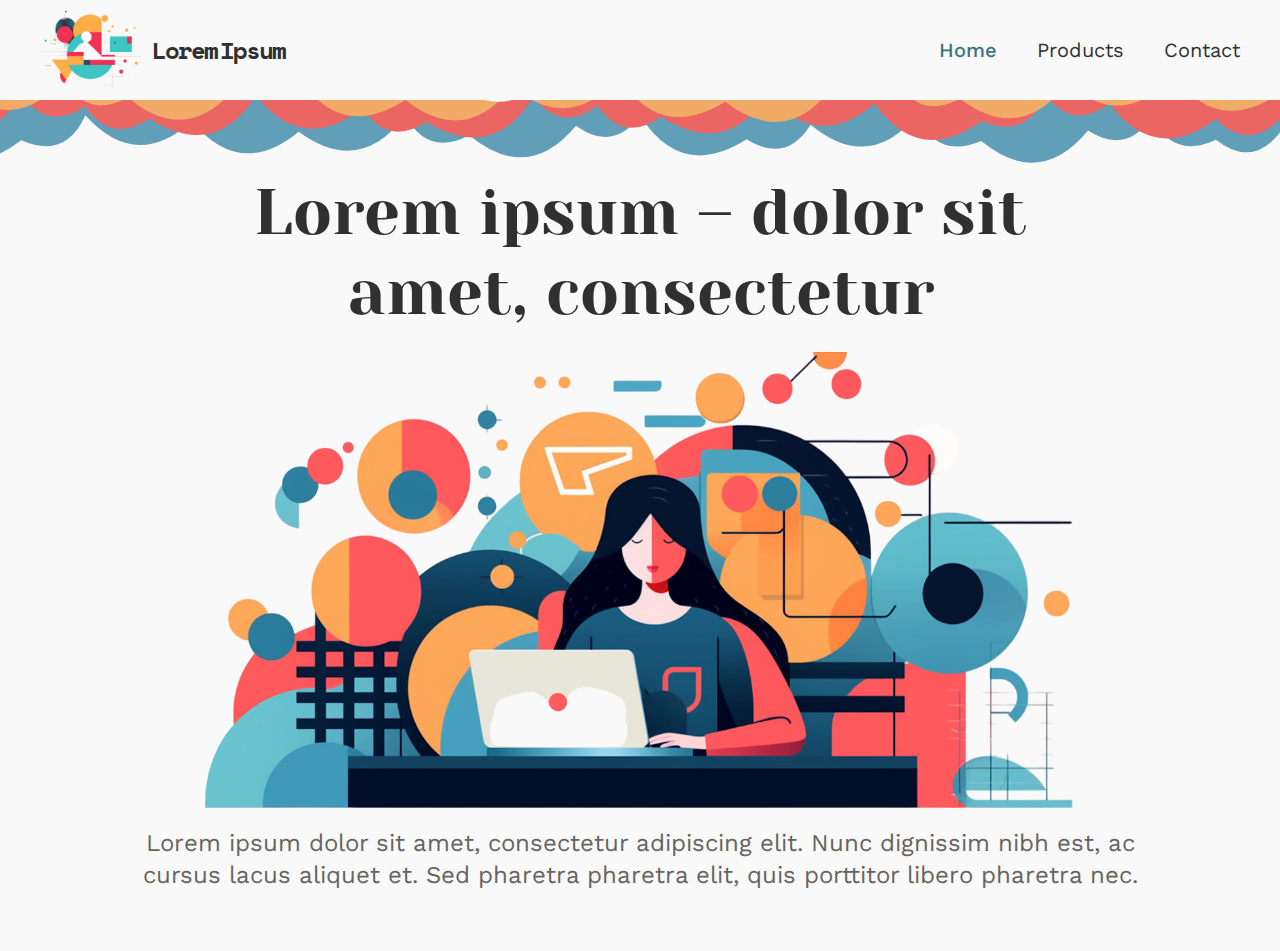
<file: index.html>
<!DOCTYPE html>
<html lang="en">
	<head>
		<meta charset="UTF-8">
		<meta name="viewport" content="width=device-width, initial-scale=1.0">
		<link rel="stylesheet" href="css/main.css">
		<title>Lorem Ipsum</title>
	</head>
	<body>
		<a href="#main-content" class="skip-link">Skip to main content</a>
		<div class="app">
			<header class="header layout-l">
				<a href="index.html" class="header__logo header-logo">
					<img class="header-logo__image" src="./img/logo.png" alt="Lorem Ipsum logo">
					<span class="header-logo__text">Lorem Ipsum</span>
				</a>
				<nav class="header__nav header-nav">
					<ul class="header-nav__list">
						<li>
							<a href="#main-content" class="header-nav__link active">Home</a>
						</li>
						<li class="header-nav__item">
							<a
								href="products.html"
								class="header-nav__link"
							>
								Products
							</a>
						</li>
						<li class="header-nav__item">
							<a href="contact.html" class="header-nav__link">
								Contact
							</a>
						</li>
					</ul>
				</nav>
			</header>
			<main id="main-content" tabindex="-1">
				<section class="hero layout background-welcome">
					<div class="hero__container">
						<h1 class="hero__title">
							Lorem ipsum – dolor sit amet, consectetur
						</h1>
						<div class="hero__picture">
							<img
								class="hero__image"
								src="./img/hero.png"
								alt="Person working on a laptop in modern office"
							>
						</div>
						<p class="hero__subtitle">
							Lorem ipsum dolor sit amet, consectetur adipiscing
							elit. Nunc dignissim nibh est, ac cursus lacus
							aliquet et. Sed pharetra pharetra elit, quis
							porttitor libero pharetra nec.
						</p>
					</div>
				</section>
			</main>
		</div>
	</body>
</html>
</file>
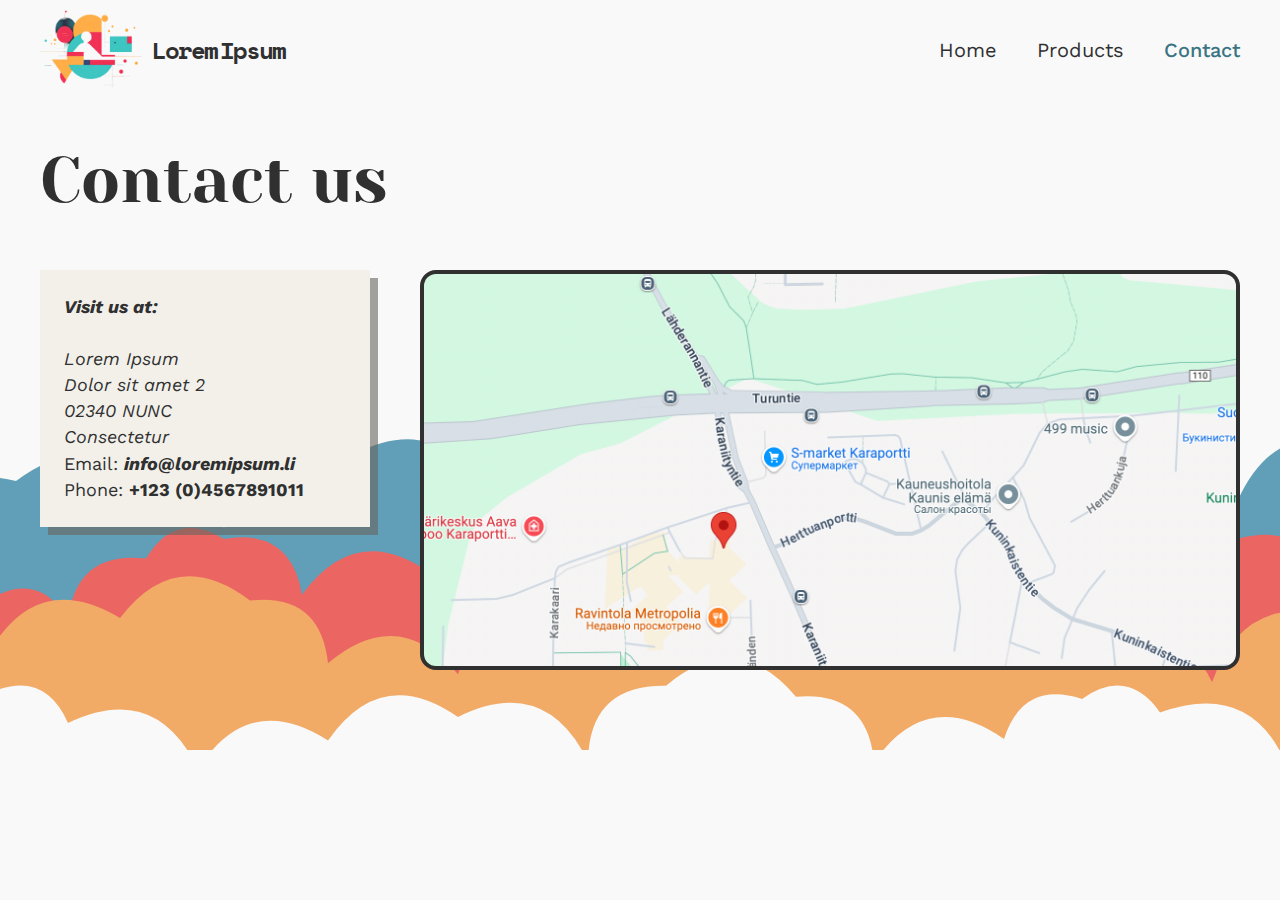
<file: contact.html>
<!DOCTYPE html>
<html lang="en">
	<head>
		<meta charset="UTF-8">
		<meta name="viewport" content="width=device-width, initial-scale=1.0">
		<link rel="stylesheet" href="css/main.css">
		<title>Contact</title>
	</head>
	<body>
		<a href="#main-content" class="skip-link">Skip to main content</a>
		<div class="app">
			<div class="app__container">
				<header class="header layout-l">
						<a href="index.html" class="header__logo header-logo">
							<img class="header-logo__image" src="./img/logo.png" alt="Lorem Ipsum logo">
							<span class="header-logo__text">Lorem Ipsum</span>
						</a>
						<nav class="header__nav header-nav">
							<ul class="header-nav__list">
								<li>
									<a href="index.html" class="header-nav__link">Home</a>
								</li>
								<li class="header-nav__item">
									<a
										href="products.html"
										class="header-nav__link"
									>
										Products
									</a>
								</li>
								<li class="header-nav__item">
									<a href="#main-content" class="header-nav__link active">
										Contact
									</a>
								</li>
							</ul>
						</nav>
				</header>
				<main id="main-content" tabindex="-1">
					<section class="page layout background-contact">
						<div class="page__container">
							<div class="page__header">
								<h1 class="page__title">Contact us</h1>
							</div>
							<div class="page__content content">
								<div class="content__container">
									<div class="content__aside">
										<div class="card-simple">
											<div class="card-simple__container">
												<p>
													<strong>
														<em> Visit us at: </em>
													</strong>
												</p>
												<br>
												<address>
													Lorem Ipsum<br>
													Dolor sit amet 2<br>
													02340 NUNC<br>
													Consectetur
												</address>
												<p>
													Email:
													<strong>
														<em>
															<a
																href="mailto:info@loremipsum.li"
															>
																info@loremipsum.li
															</a>
														</em>
													</strong>
												</p>
												<p>
													Phone:
													<strong>
														<a
															href="tel:+12304567891011"
														>
															+123 (0)4567891011
														</a>
													</strong>
												</p>
											</div>
										</div>
									</div>
									<div class="content__main">
										<div class="map">
											<!-- Working example of a map -->
											<!-- <iframe
												title="Lorem Ipsum location on Google Maps"
												src="https://www.google.com/maps/embed?pb=!1m18!1m12!1m3!1d1971.5840018477077!2d24.75823541608347!3d60.22304168197386!2m3!1f0!2f0!3f0!3m2!1i1024!2i768!4f13.1!3m3!1m2!1s0x0%3A0x123456789abcdef!2sKaraportti%202!5e0!3m2!1sen!2sfi!4v1649034536879"
												allowfullscreen
												loading="lazy"
											>
											</iframe> -->
											<img class="map__image" src="./img/map.png" alt="Image of a map">
										</div>
									</div>
								</div>
							</div>
						</div>
					</section>
				</main>
			</div>
		</div>
	</body>
</html>
</file>
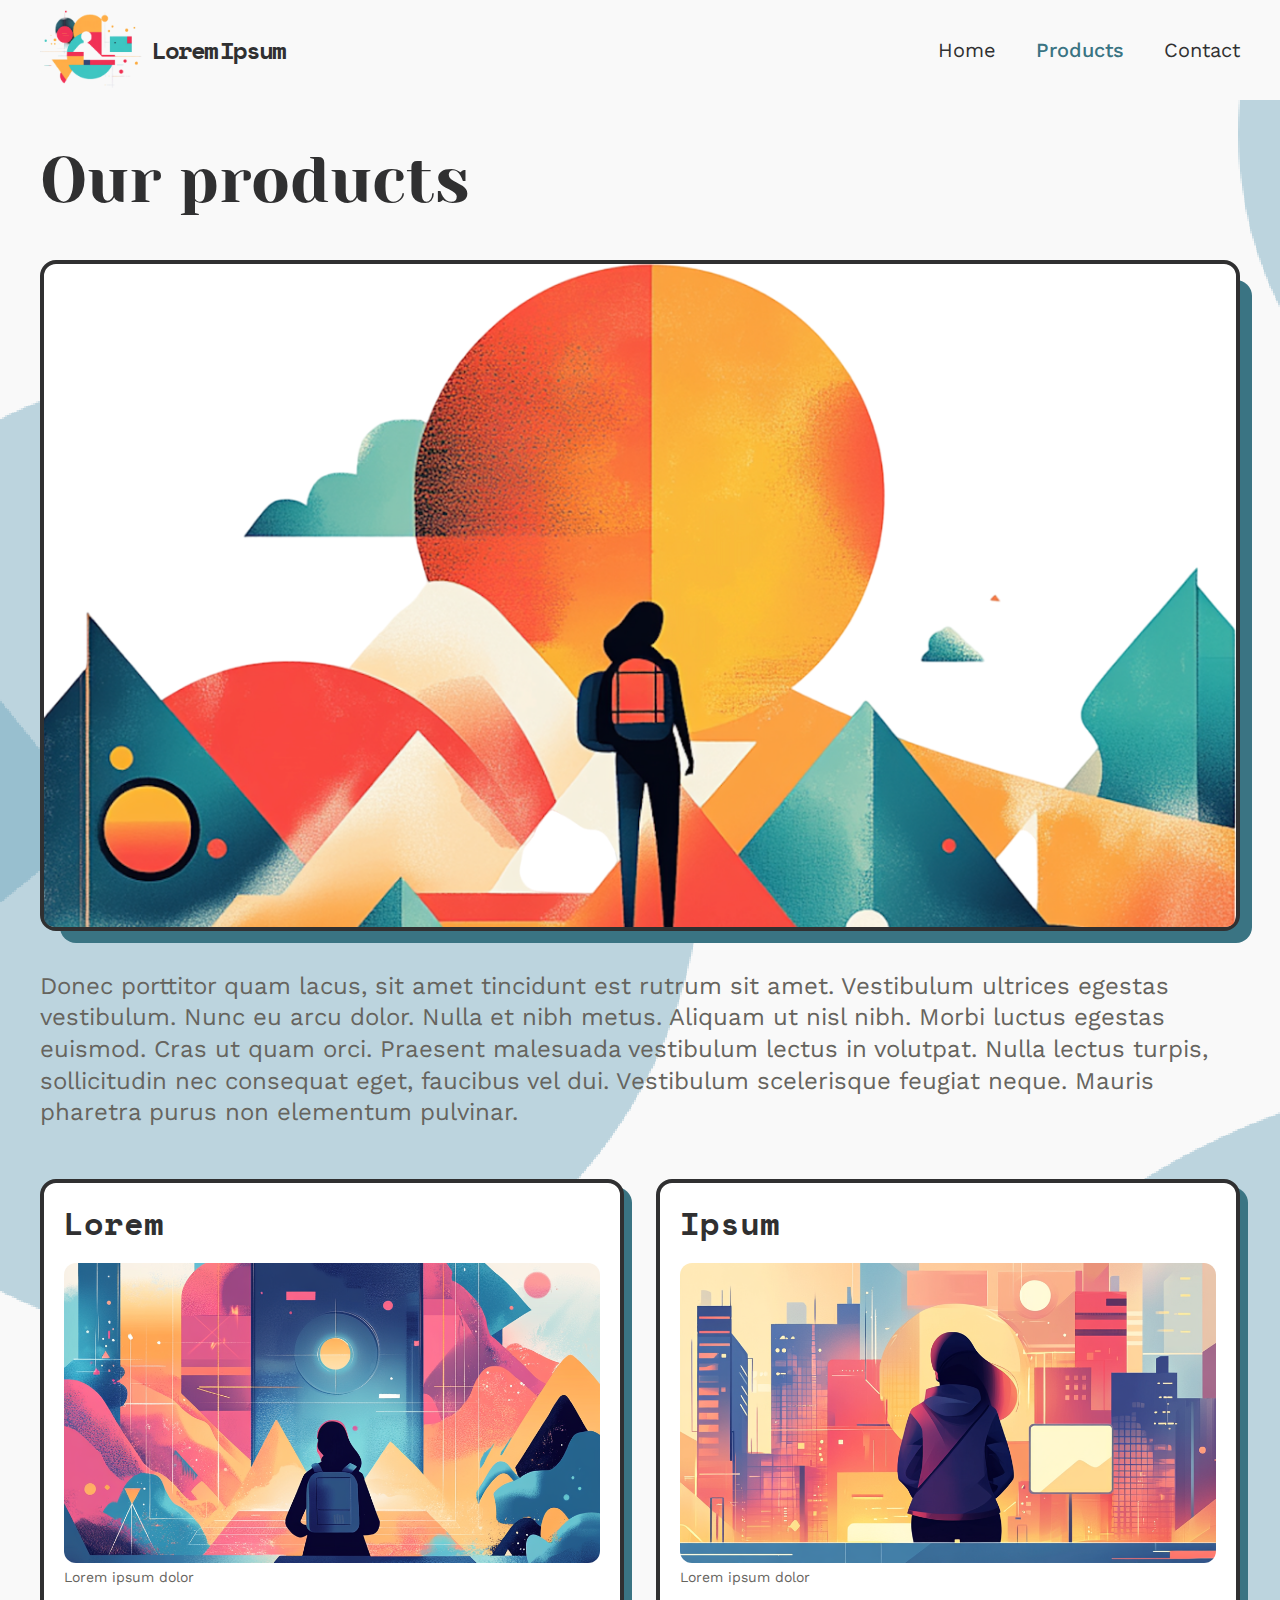
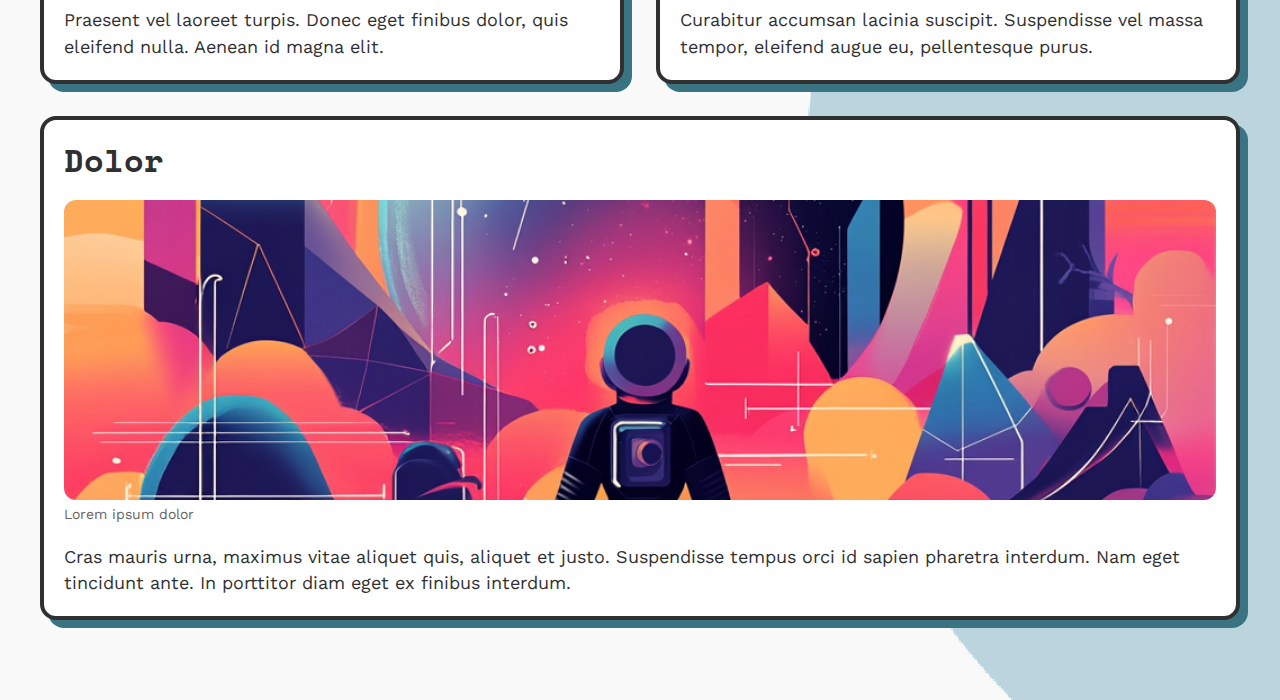
<file: products.html>
<!DOCTYPE html>
<html lang="en">
	<head>
		<meta charset="UTF-8">
		<meta name="viewport" content="width=device-width, initial-scale=1.0">
		<link rel="stylesheet" href="css/main.css">
		<title>Products</title>
	</head>
	<body>
		<a href="#main-content" class="skip-link">Skip to main content</a>
			<div class="app">
				<header class="header layout-l">
					<a href="index.html" class="header__logo header-logo">
						<img class="header-logo__image" src="./img/logo.png" alt="Lorem Ipsum logo">
						<span class="header-logo__text">Lorem Ipsum</span>
					</a>
					<nav class="header__nav header-nav">
						<ul class="header-nav__list">
							<li>
								<a href="index.html" class="header-nav__link">Home</a>
							</li>
							<li class="header-nav__item">
								<a
									href="#main-content"
									class="header-nav__link active"
								>
									Products
								</a>
							</li>
							<li class="header-nav__item">
								<a href="contact.html" class="header-nav__link">
									Contact
								</a>
							</li>
						</ul>
					</nav>
				</header>
				<main id="main-content" tabindex="-1">
					<section class="page layout background-products">
						<div class="page__container">
							<div class="page__header">
								<h1 class="page__title">Our products</h1>
								<div class="page__picture-wrap">
									<div class="page__picture">
										<img
											class="page__image"
											src="./img/products.png"
											alt="Products page banner"
										>
									</div>
								</div>
								<p class="page__subtitle">
									Donec porttitor quam lacus, sit amet tincidunt
									est rutrum sit amet. Vestibulum ultrices egestas
									vestibulum. Nunc eu arcu dolor. Nulla et nibh
									metus. Aliquam ut nisl nibh. Morbi luctus
									egestas euismod. Cras ut quam orci. Praesent
									malesuada vestibulum lectus in volutpat. Nulla
									lectus turpis, sollicitudin nec consequat eget,
									faucibus vel dui. Vestibulum scelerisque feugiat
									neque. Mauris pharetra purus non elementum
									pulvinar.
								</p>
							</div>
							<div class="page__content">
								<div class="grid">
									<ul class="grid__list">
										<li class="grid__item">
											<div class="card">
												<div class="card__container">
													<h2 class="card__title">
														Lorem
													</h2>
													<figure class="card__picture">
														<img
															class="card__image"
															src="./img/products-1.png"
															alt="Product example 1"
														>
														<figcaption
															class="card__caption"
														>
															Lorem ipsum dolor
														</figcaption>
													</figure>
													<p class="card__description">
														Praesent vel laoreet turpis.
														Donec eget finibus dolor,
														quis eleifend nulla. Aenean
														id magna elit.
													</p>
												</div>
											</div>
										</li>
										<li class="grid__item">
											<div class="card">
												<div class="card__container">
													<h2 class="card__title">
														Ipsum
													</h2>
													<figure class="card__picture">
														<img
															class="card__image"
															src="./img/products-2.png"
															alt="Product example 2"
														>
														<figcaption
															class="card__caption"
														>
															Lorem ipsum dolor
														</figcaption>
													</figure>
													<p class="card__description">
														Curabitur accumsan lacinia
														suscipit. Suspendisse vel
														massa tempor, eleifend augue
														eu, pellentesque purus.
													</p>
												</div>
											</div>
										</li>
										<li class="grid__item">
											<div class="card">
												<div class="card__container">
													<h2 class="card__title">
														Dolor
													</h2>
													<figure class="card__picture">
														<img
															class="card__image"
															src="./img/products-3.png"
															alt="Product example 3"
														>
														<figcaption
															class="card__caption"
														>
															Lorem ipsum dolor
														</figcaption>
													</figure>
													<p class="card__description">
														Cras mauris urna, maximus
														vitae aliquet quis, aliquet
														et justo. Suspendisse tempus
														orci id sapien pharetra
														interdum. Nam eget tincidunt
														ante. In porttitor diam eget
														ex finibus interdum.
													</p>
												</div>
											</div>
										</li>
									</ul>
								</div>
							</div>
						</div>
					</section>
				</main>
			</div>
	</body>
</html>
</file>
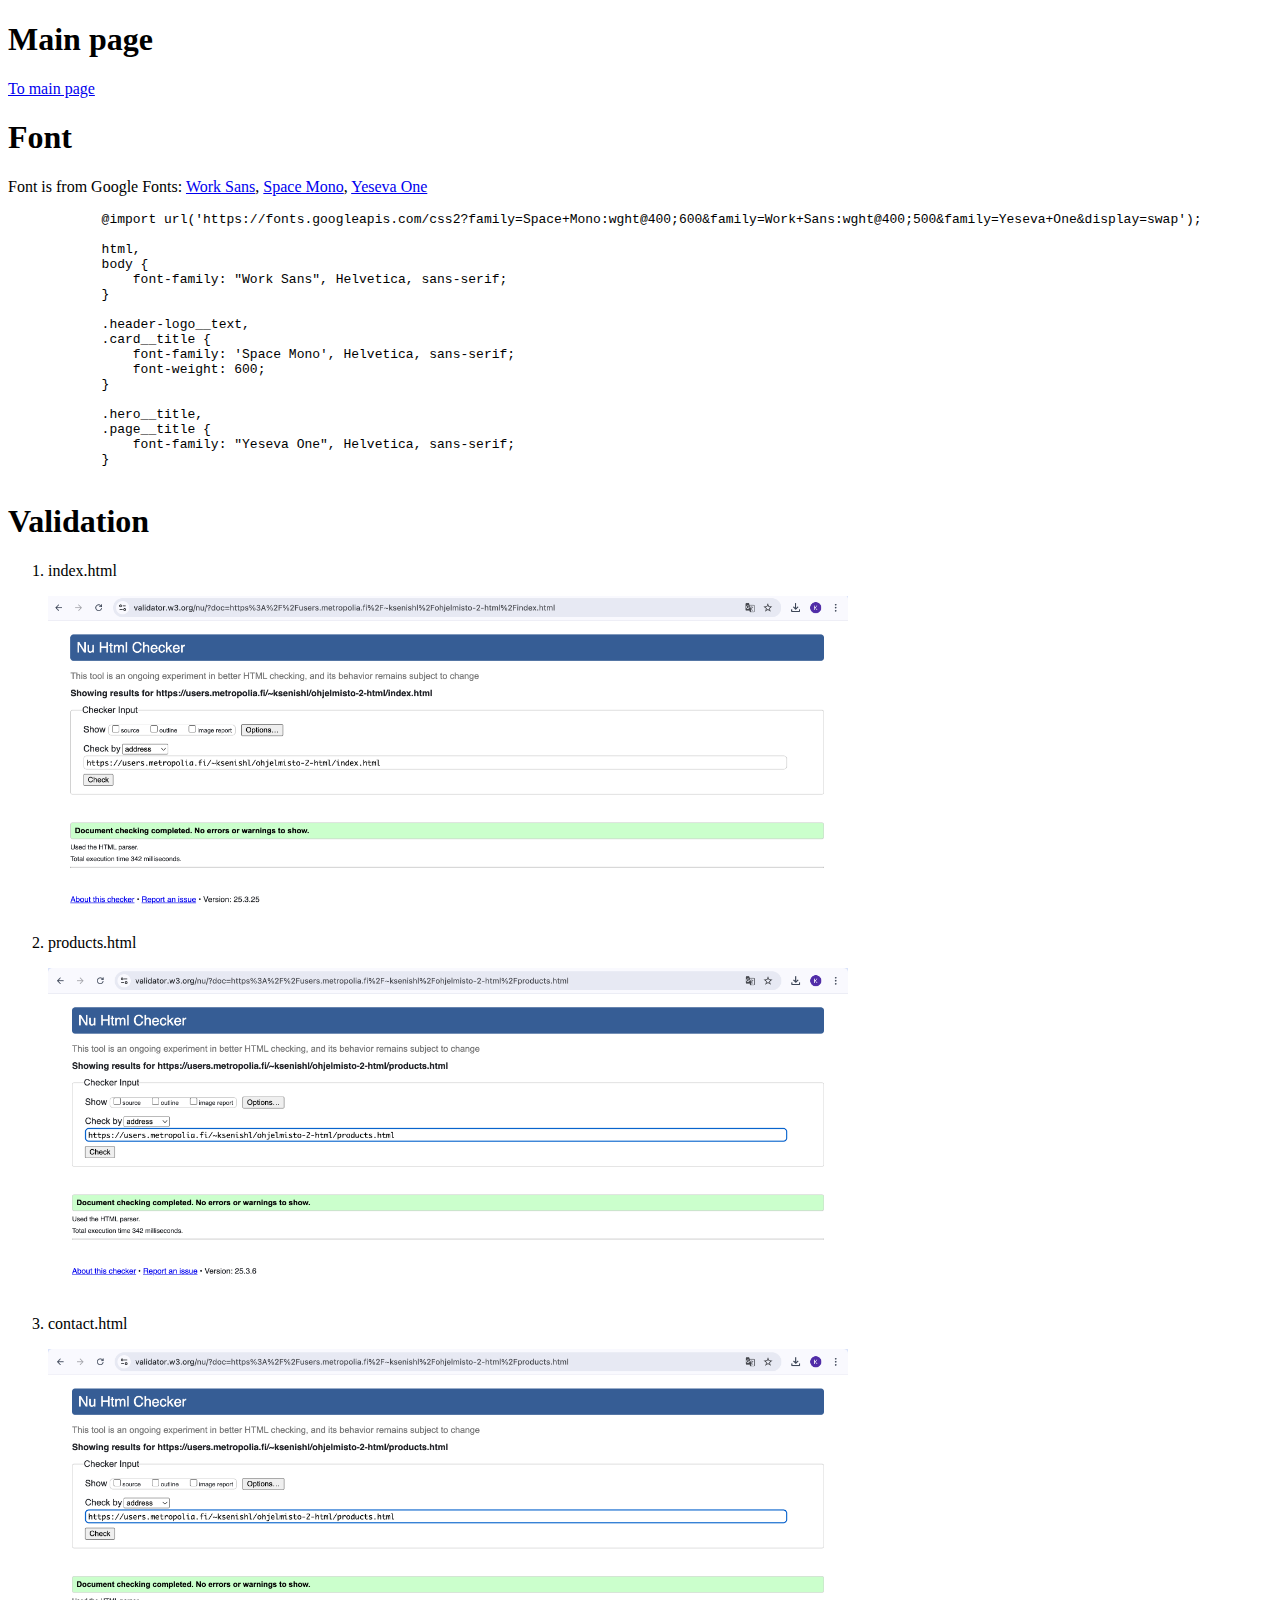
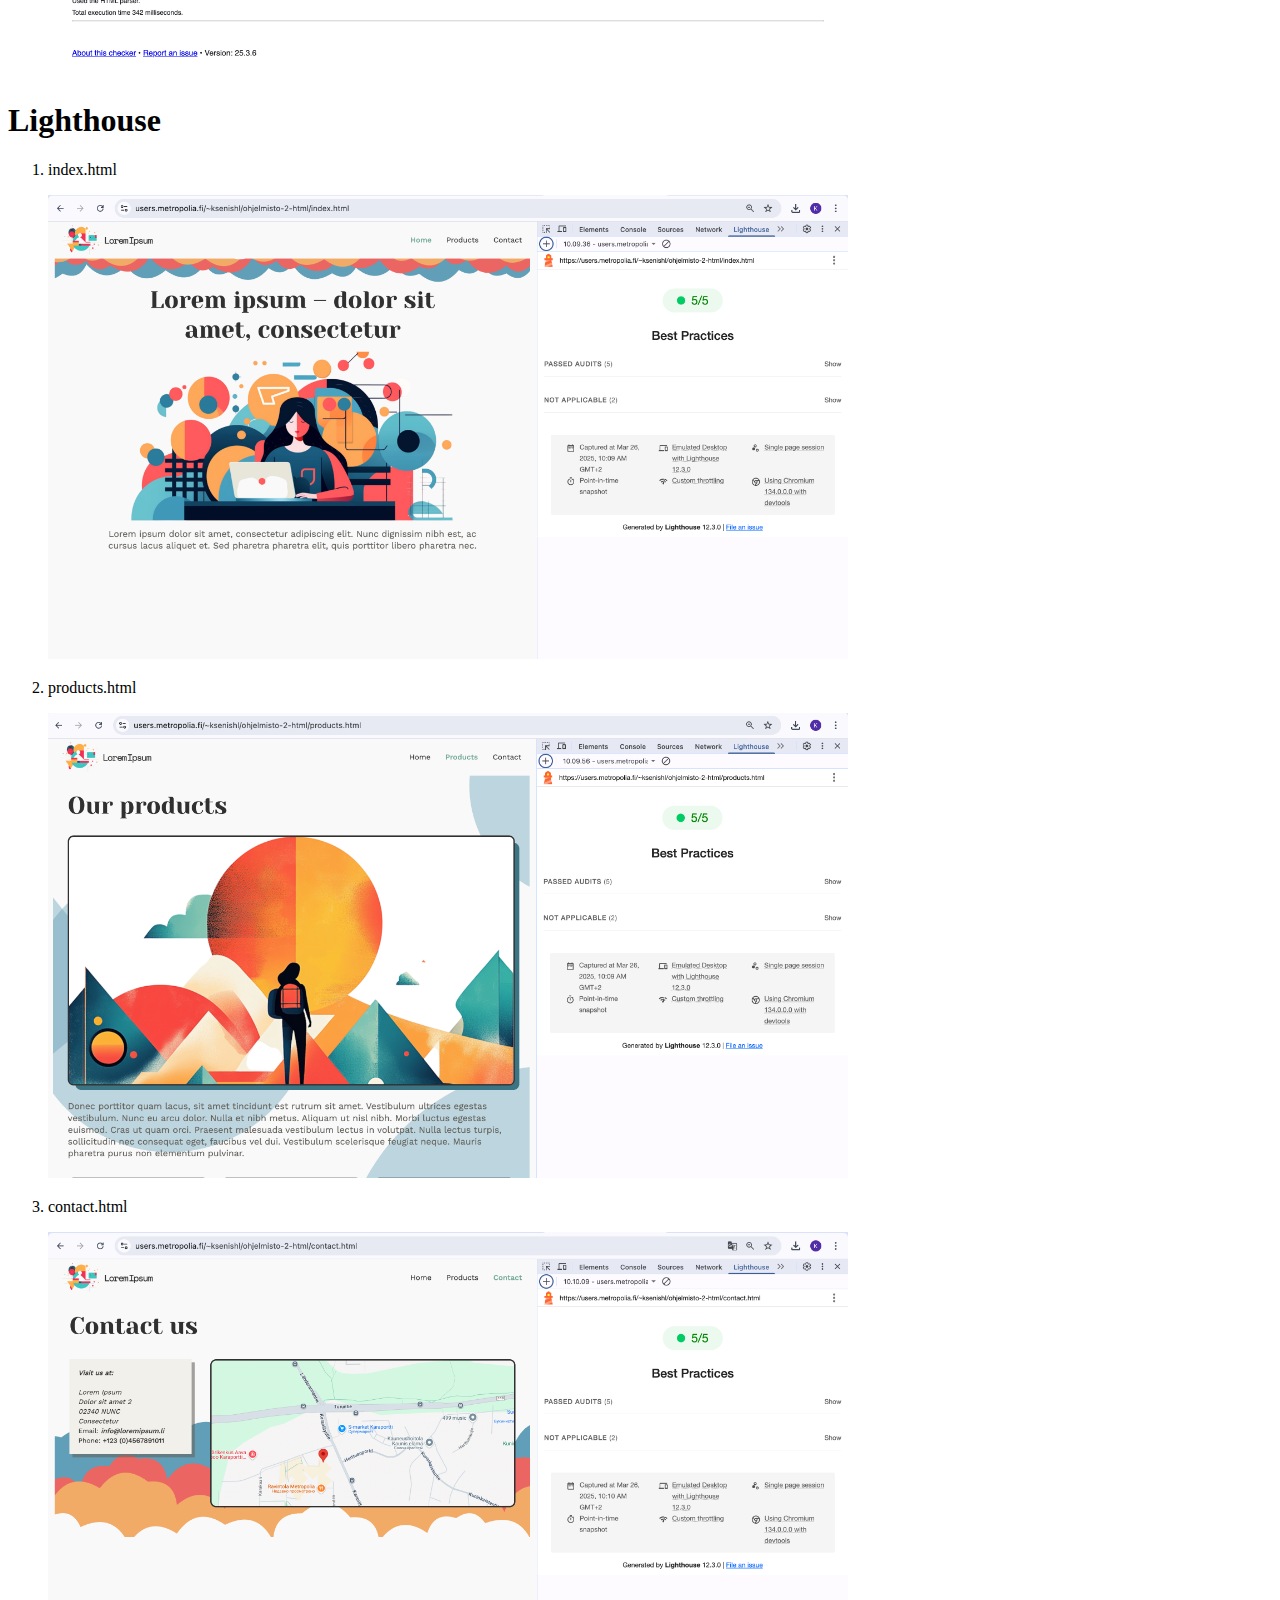
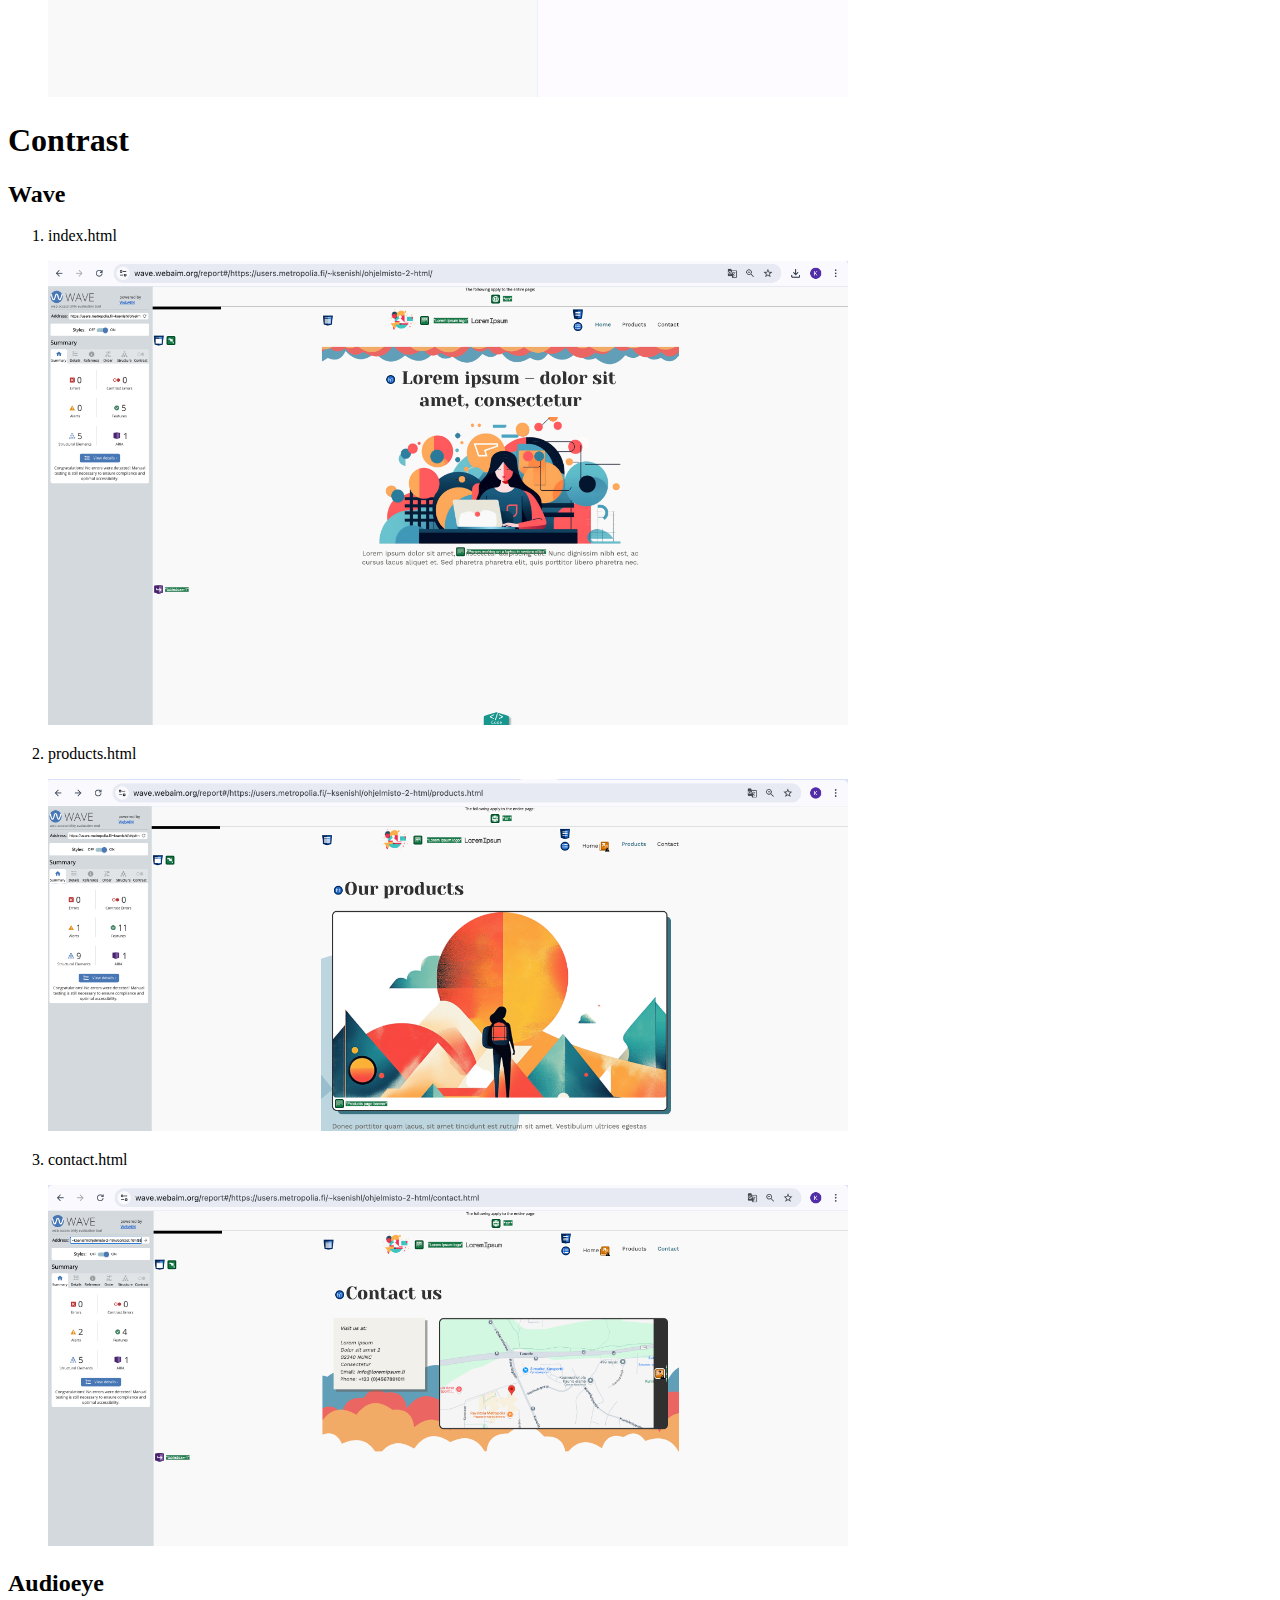
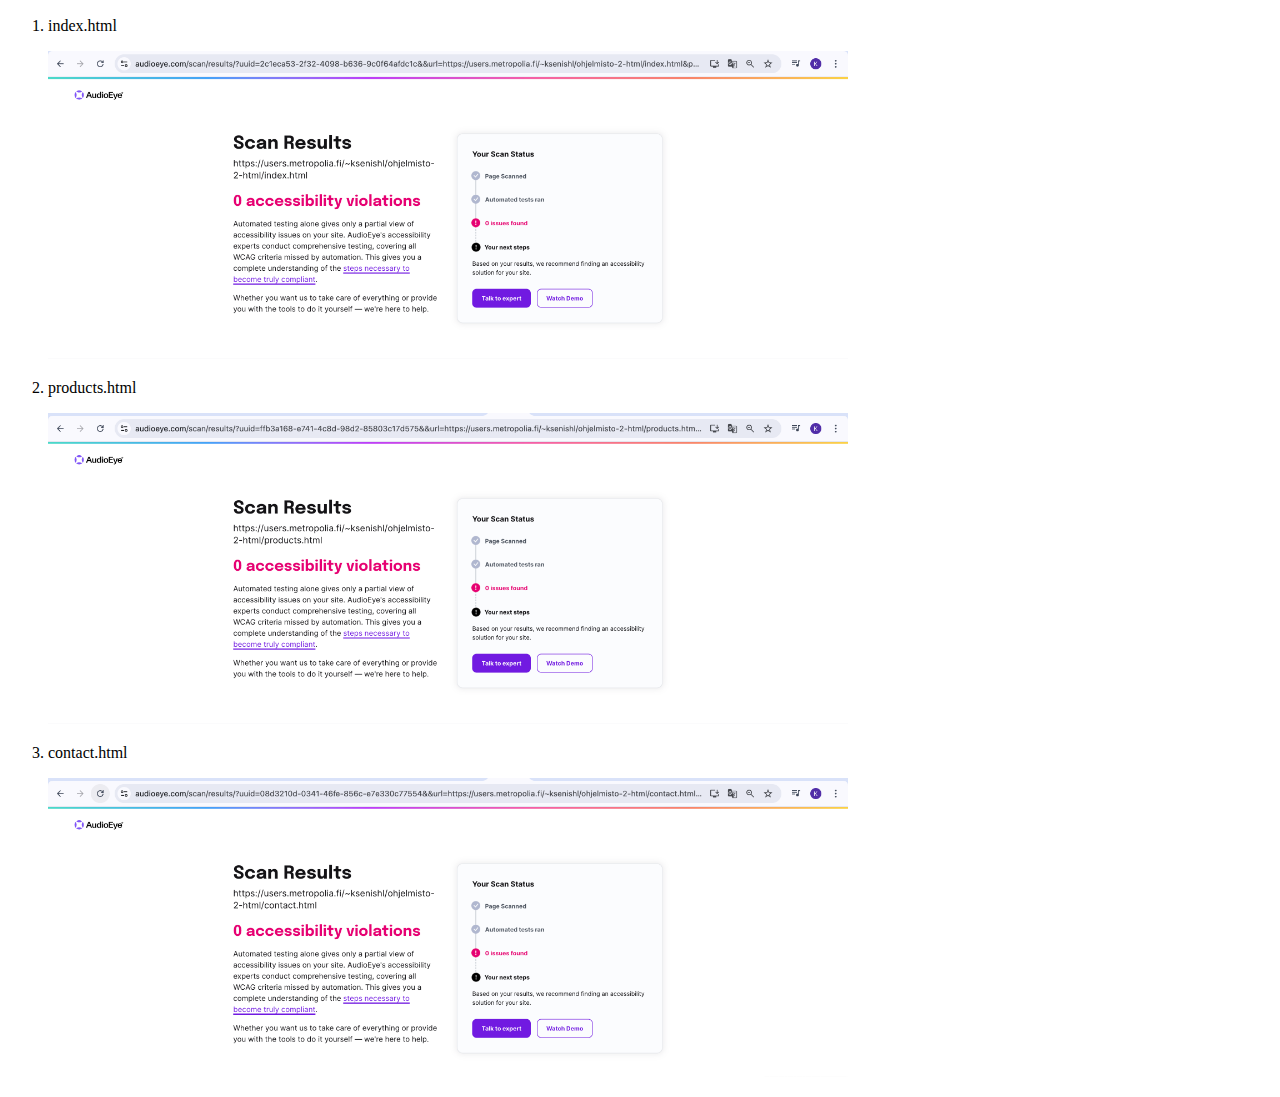
<file: results.html>
<!DOCTYPE html>
<html lang="en">
	<head>
		<meta charset="UTF-8" />
		<meta name="viewport" content="width=device-width, initial-scale=1.0" />
		<title>Document</title>
	</head>
	<body>
		<h1>Main page</h1>
		<a href="index.html" target="_blank">To main page</a>

		<h1>Font</h1>

		<p>
			Font is from Google Fonts:
			<a
				href="https://fonts.google.com/specimen/Work+Sans"
				target="_blank"
				>Work Sans</a
			>,
			<a
				href="https://fonts.google.com/specimen/Space+Mono"
				target="_blank"
				>Space Mono</a
			>,
			<a
				href="https://fonts.google.com/specimen/Yeseva+One"
				target="_blank"
				>Yeseva One</a
			>
		</p>

		<pre>
            @import url('https://fonts.googleapis.com/css2?family=Space+Mono:wght@400;600&family=Work+Sans:wght@400;500&family=Yeseva+One&display=swap');
                
            html,
            body {
                font-family: "Work Sans", Helvetica, sans-serif;
            }
                
            .header-logo__text,
            .card__title {
                font-family: 'Space Mono', Helvetica, sans-serif;
                font-weight: 600;
            }
                
            .hero__title,
            .page__title {
                font-family: "Yeseva One", Helvetica, sans-serif;
            }
        </pre>

		<h1>Validation</h1>
		<ol>
			<li>
				<p>index.html</p>
				<img
					src="./results-img/validator-index.png"
					width="800px"
					alt="Validator index"
				>
			</li>
			<li>
				<p>products.html</p>
				<img
					src="./results-img/validator-products.png"
					width="800px"
					alt="Validator index"
				>
			</li>
			<li>
				<p>contact.html</p>
				<img
					src="./results-img/validator-products.png"
					width="800px"
					alt="Validator index"
				>
			</li>
		</ol>

		<h1>Lighthouse</h1>
        <ol>
			<li>
				<p>index.html</p>
				<img
					src="./results-img/lighthouse-index.png"
					width="800px"
					alt="Lighthouse index"
				>
			</li>
			<li>
				<p>products.html</p>
				<img
					src="./results-img/lighthouse-products.png"
					width="800px"
					alt="Lighthouse index"
				>
			</li>
			<li>
				<p>contact.html</p>
				<img
					src="./results-img/lighthouse-contact.png"
					width="800px"
					alt="Lighthouse index"
				>
			</li>
		</ol>

		<h1>Contrast</h1>

		<h2>Wave</h2>
        <ol>
			<li>
				<p>index.html</p>
				<img
					src="./results-img/wave-index.png"
					width="800px"
					alt="Wave contrast index"
				>
			</li>
			<li>
				<p>products.html</p>
				<img
					src="./results-img/wave-products.png"
					width="800px"
					alt="Wave contrast index"
				>
			</li>
			<li>
				<p>contact.html</p>
				<img
					src="./results-img/wave-contact.png"
					width="800px"
					alt="Wave contrast index"
				>
			</li>
		</ol>

		<h2>Audioeye</h2>
        <ol>
			<li>
				<p>index.html</p>
				<img
					src="./results-img/contrast-index.png"
					width="800px"
					alt="Audioeye contrast index"
				>
			</li>
			<li>
				<p>products.html</p>
				<img
					src="./results-img/contrast-products.png"
					width="800px"
					alt="Audioeye contrast index"
				>
			</li>
			<li>
				<p>contact.html</p>
				<img
					src="./results-img/contrast-contact.png"
					width="800px"
					alt="Audioeye contrast index"
				>
			</li>
		</ol>
	</body>
</html>
</file>
<file: css/main.css>
/* fonts */
@import url('https://fonts.googleapis.com/css2?family=Space+Mono:wght@400;600&family=Work+Sans:wght@400;500&family=Yeseva+One&display=swap');

/* styles reset */

html,
body {
	min-height: 100vh;
	font-size: 18px;
	background-color: #F9F9F9;
    font-family: "Work Sans", Helvetica, sans-serif;
    color: #303031;
	line-height: 1.45;
}

html,
body,
*,
*::before,
*::after {
	margin: 0;
	padding: 0;
	box-sizing: border-box;
}

h1,
h2,
h3,
h4,
h5,
h6 {
	margin: 0;
	padding: 0;
	border: 0;
	font-size: 100%;
	vertical-align: baseline;
	font-weight: normal;
	font-style: normal;
}

a {
	text-decoration: none;
	color: inherit;
	cursor: pointer;
}

p {
	margin: 0;
}


li,
ul,
ol {
	margin: 0;
	padding: 0;
	list-style: none;
}

/* app */

.app {
    position: relative;
    z-index: 5;
}

/* layouts */

.layout {
    width: 100%;
    max-width: 1284px;
	padding-inline: 40px;
    margin-inline: auto;
}

.layout-l {
	width: 100%;
	max-width: 1364px;
    padding-inline: 40px;
    margin-inline: auto;
}

/* header */

.header {
    display: flex;
	align-items: center;
    justify-content: space-between;
    height: 100px;
}

.header-logo {
    padding-right: 20px;
}

.header__nav {
	padding-left: 20px;
}

/* header-logo */

.header-logo {
    transition: opacity 0.15s ease;
    display: flex;
    gap: 10px;
    align-items: center;
}

.header-logo:hover {
    opacity: 0.6;
}

.header-logo__image {
    width: 102px;
    height: 80px;
}

.header-logo__text {
	font-family: 'Space Mono', Helvetica, sans-serif;
	font-size: 24px;
    font-weight: 600;
    line-height: 1;
    word-spacing: -10px;
    letter-spacing: -2px;
}

/* header-nav */

.header-nav {
    /*  */
}

.header-nav__list {
    display: flex;
    gap: 40px;
}

.header-nav__item {
    /*  */
}

.header-nav__link {
    transition: color 0.15s ease;
    font-size: 20px;
}

.header-nav__link:hover {
    color: #3A7483;
}

.header-nav__link.active {
    color: #3A7483;
    font-weight: 500;
}


/* hero */
.hero {
    padding-block: 40px 60px;
}

.hero__container {
    display: flex;
    flex-direction: column;
    align-items: center;
    text-align: center;
	padding-top: 32px;
}

.hero__title {
    font-family: "Yeseva One", Helvetica, sans-serif;
    font-size: 64px;
    line-height: 1.25;
    max-width: 840px;
    width: 100%;
}

.hero__picture {
    max-width: 870px;
    width: 100%;
    aspect-ratio: 1280 / 671;
    margin-block: 20px;
}

.hero__image{
    width: 100%;
    height: 100%;
    object-fit: contain;
}

.hero__subtitle {
    color: #66645E;
    font-size: 24px;
    line-height: 1.32;
    max-width: 1020px;
    width: 100%;
}

/* content */

.content {
	/*  */
}

.content__container {
    display: flex;
}

.content__aside {
    max-width: 380px;
    width: 100%;
    padding-right: 50px;
    flex-shrink: 0;
    flex-grow: 0;
}

.content__main {
    flex-shrink: 1;
    flex-grow: 1;
}

/* page */

.page {
    padding-block: 40px 60px;
}

.page__container {  
	/*  */
}

.page__header {
	/*  */
}

.page__title {
    font-family: "Yeseva One", Helvetica, sans-serif;
    font-size: 64px;
    line-height: 1.25;
}

.page__subtitle {
    color: #66645E;
    font-size: 24px;
    line-height: 1.32;
    width: 100%;
}

.page__content {
    padding-block: 50px 20px;
}

.page__picture-wrap {
    padding-block: 40px;
    max-width: 1204px;
    width: 100%;
	margin: 0 auto;
}

.page__picture {
    aspect-ratio: 16.1 / 9;
    border-radius: 16px;
    border: 4px solid #303031;
    position: relative;
    background-color: #FFFFFF;
}

.page__picture::before {
	content: "";
	position: absolute;
	top: 16px;
	left: 16px;
	width: 100%;
	height: 100%;
	background: #3A7483;
	border-radius: 16px;
    z-index: -1;
}

.page__image{
    display: block;
    border-radius: 10px;
    width: 100%;
    height: 100%;
    object-fit: cover;
}

/* grid */

.grid {
	display: flex;
	justify-content: center;
	width: 100%;
}

.grid__list {
	display: flex;
	flex-wrap: wrap;
	gap: 32px;
	padding: 0;
}

.grid__item {
	flex: 1 1 380px;
}

/* card */

.card {
    position: relative;
    width: 100%;
    height: 100%;
	display: flex;
	flex-direction: column;
	align-items: center;
}

.card::before {
	content: "";
	position: absolute;
	top: 8px;
	left: 8px;
	width: 100%;
	height: 100%;
	background: #3A7483;
	border-radius: 16px;
	z-index: -1;
}

.card__title {
    font-family: 'Space Mono', Helvetica, sans-serif;
    font-size: 32px;
    font-weight: 600;
    line-height: 1.25;
}

.card__container {
	background-color: #FFFFFF;
	padding: 20px;
	border-radius: 16px;
	border: 4px solid #303031;
	width: 100%;
    height: 100%;
}

.card__picture {
    padding-block: 20px;
}

.card__image {
	width: 100%;
	height: 100%;
	object-fit: cover;
	display: block;
    width: 100%;
	height: 300px;
	display: flex;
	justify-content: center;
	align-items: center;
    flex-direction: column;
	overflow: hidden;
	border-radius: 12px;
}

.card__caption {
    font-size: 14px;
    color: #66645E;
    padding-top: 4px;
}

/* card-simple */

.card-simple {
    position: relative;
}

.card-simple::before {
	content: "";
	position: absolute;
	top: 8px;
	left: 8px;
	width: 100%;
	height: 100%;
	background: #66645E;
	z-index: -1;
    opacity: 0.6;
}

.card-simple__container {
    padding: 24px;
    background-color: #F3F0EA;
}

/* map */

.map {
    height: 400px;
    background: #303031;
    display: flex;
    justify-content: center;
    align-items: center;
    border-radius: 16px;
    overflow: hidden;
    border: 4px solid #303031;
}

.map__image {
	width: 100%;
    height: 100%;
	object-fit: cover;
}

.map iframe {
    width: 100%;
    height: 100%;
    border: none;
}

/* backgound */

.background-contact {
	position: relative;
	overflow: hidden;
}

.background-contact::before {
	content: "";
	position: absolute;
	inset: 0;
	background-image: url("data:image/svg+xml,%3csvg xmlns='http://www.w3.org/2000/svg' version='1.1' xmlns:xlink='http://www.w3.org/1999/xlink' xmlns:svgjs='http://svgjs.dev/svgjs' width='1440' height='600' preserveAspectRatio='none' viewBox='0 0 1440 600'%3e%3cg mask='url(%26quot%3b%23SvgjsMask1063%26quot%3b)' fill='none'%3e%3cpath d='M1512 600L0 600 L0 393.06Q35.89 356.95%2c 72 392.84Q87.46 336.3%2c 144 351.77Q212.09 299.86%2c 264 367.94Q313.74 345.68%2c 336 395.41Q361.69 301.11%2c 456 326.8Q535.44 286.25%2c 576 365.69Q626.64 296.33%2c 696 346.97Q724.65 303.63%2c 768 332.28Q822.91 315.19%2c 840 370.11Q887.96 298.07%2c 960 346.03Q1013.77 279.8%2c 1080 333.57Q1152.38 285.94%2c 1200 358.32Q1241.36 327.68%2c 1272 369.04Q1309.79 286.83%2c 1392 324.61Q1482.29 294.9%2c 1512 385.19z' fill='rgba(97%2c 158%2c 183%2c 1)'%3e%3c/path%3e%3cpath d='M1488 600L0 600 L0 403.16Q88.77 371.94%2c 120 460.71Q165.57 434.28%2c 192 479.86Q199.74 415.6%2c 264 423.33Q290.94 378.26%2c 336 405.2Q397.7 394.9%2c 408 456.61Q458.62 387.23%2c 528 437.85Q569.91 359.76%2c 648 401.67Q694.91 376.58%2c 720 423.49Q805.4 388.89%2c 840 474.29Q842.98 405.27%2c 912 408.26Q969.66 393.92%2c 984 451.59Q1006.61 402.2%2c 1056 424.81Q1076.51 373.32%2c 1128 393.84Q1198.28 344.12%2c 1248 414.39Q1328.35 374.74%2c 1368 455.08Q1414.3 381.38%2c 1488 427.68z' fill='rgba(235%2c 102%2c 99%2c 1)'%3e%3c/path%3e%3cpath d='M1488 600L0 600 L0 555.36Q36.47 471.83%2c 120 508.3Q164.97 433.27%2c 240 478.25Q291.9 410.15%2c 360 462.06Q424.95 455.01%2c 432 519.97Q497.01 464.98%2c 552 529.99Q568.19 474.19%2c 624 490.38Q672.84 467.22%2c 696 516.06Q706.02 454.08%2c 768 464.1Q811.35 435.45%2c 840 478.79Q886.01 452.81%2c 912 498.82Q931.93 446.75%2c 984 466.67Q1053.22 415.89%2c 1104 485.12Q1152.79 461.91%2c 1176 510.71Q1225.42 488.13%2c 1248 537.56Q1279.28 448.83%2c 1368 480.11Q1435.33 427.44%2c 1488 494.76z' fill='rgba(242%2c 170%2c 103%2c 1)'%3e%3c/path%3e%3cpath d='M1560 600L0 600 L0 593.02Q37.09 510.11%2c 120 547.19Q169.89 525.09%2c 192 574.98Q273.41 536.39%2c 312 617.81Q358.71 544.51%2c 432 591.22Q481.12 520.34%2c 552 569.45Q632.47 529.92%2c 672 610.39Q673.19 539.58%2c 744 540.76Q809.07 485.83%2c 864 550.89Q930.14 545.03%2c 936 611.17Q985.35 540.52%2c 1056 589.87Q1073.5 535.37%2c 1128 552.87Q1170.22 523.09%2c 1200 565.3Q1288.39 533.69%2c 1320 622.08Q1374.95 557.04%2c 1440 611.99Q1492.56 544.55%2c 1560 597.1z' fill='rgba(249%2c 249%2c 249%2c 1)'%3e%3c/path%3e%3c/g%3e%3cdefs%3e%3cmask id='SvgjsMask1063'%3e%3crect width='1440' height='600' fill='white'%3e%3c/rect%3e%3c/mask%3e%3c/defs%3e%3c/svg%3e");
	background-size: cover;
	background-position: center;
	z-index: -1;
	margin: 0 auto;
}

.background-welcome {
	position: relative;
	overflow: hidden;
	width: 100%;
}

.background-welcome::before {
	content: "";
	position: absolute;
	inset: 0;
	background-image: url("data:image/svg+xml,%3csvg xmlns='http://www.w3.org/2000/svg' version='1.1' xmlns:xlink='http://www.w3.org/1999/xlink' xmlns:svgjs='http://svgjs.dev/svgjs' width='1440' height='200' preserveAspectRatio='none' viewBox='0 0 1440 200'%3e%3cg mask='url(%26quot%3b%23SvgjsMask1069%26quot%3b)' fill='none'%3e%3cpath d='M1536 200L0 200 L0 119.62Q31.9 79.52%2c 72 111.42Q121.18 88.6%2c 144 137.79Q171.99 93.78%2c 216 121.76Q270.18 55.94%2c 336 110.11Q386.75 88.85%2c 408 139.6Q462.42 74.02%2c 528 128.44Q555.74 84.18%2c 600 111.92Q673.38 65.29%2c 720 138.67Q750.32 96.99%2c 792 127.31Q846.6 61.91%2c 912 116.5Q959.35 91.84%2c 984 139.19Q1034.7 69.89%2c 1104 120.6Q1169.87 66.47%2c 1224 132.33Q1287.3 75.63%2c 1344 138.92Q1365.99 88.91%2c 1416 110.9Q1484.12 59.02%2c 1536 127.14z' fill='rgba(97%2c 158%2c 183%2c 1)'%3e%3c/path%3e%3cpath d='M1536 200L0 200 L0 134.82Q36.06 98.88%2c 72 134.93Q140.62 83.55%2c 192 152.17Q233.13 121.29%2c 264 162.42Q284.88 111.29%2c 336 132.17Q405.92 82.09%2c 456 152.01Q521.37 97.38%2c 576 162.74Q623.3 90.04%2c 696 137.33Q738.26 107.59%2c 768 149.85Q809.04 118.89%2c 840 159.94Q885.74 85.68%2c 960 131.42Q1004 103.42%2c 1032 147.42Q1098.86 94.28%2c 1152 161.14Q1199.08 88.22%2c 1272 135.3Q1314.98 106.29%2c 1344 149.27Q1386.79 120.06%2c 1416 162.85Q1461.31 88.16%2c 1536 133.46z' fill='rgba(235%2c 102%2c 99%2c 1)'%3e%3c/path%3e%3cpath d='M1488 200L0 200 L0 164.09Q70.72 114.81%2c 120 185.53Q174.67 120.2%2c 240 174.87Q291.36 106.23%2c 360 157.58Q407.49 133.07%2c 432 180.57Q462.63 139.2%2c 504 169.84Q556.19 102.03%2c 624 154.22Q698.58 108.8%2c 744 183.37Q797.89 117.26%2c 864 171.15Q916.53 103.69%2c 984 156.22Q1057.06 109.28%2c 1104 182.33Q1133.48 139.81%2c 1176 169.3Q1230.85 104.15%2c 1296 159Q1342.61 133.61%2c 1368 180.22Q1422.97 115.19%2c 1488 170.16z' fill='rgba(242%2c 170%2c 103%2c 1)'%3e%3c/path%3e%3cpath d='M1560 200L0 200 L0 177.97Q75.6 133.57%2c 120 209.17Q170.52 139.69%2c 240 190.2Q270.97 149.17%2c 312 180.14Q360.43 156.57%2c 384 205Q437.75 138.75%2c 504 192.5Q533.49 149.99%2c 576 179.47Q647.68 131.15%2c 696 202.83Q750.49 137.31%2c 816 191.8Q868.83 124.63%2c 936 177.45Q1011.83 133.28%2c 1056 209.11Q1108.86 141.97%2c 1176 194.82Q1205.32 152.14%2c 1248 181.46Q1297.63 159.09%2c 1320 208.73Q1374.05 142.77%2c 1440 196.82Q1492.74 129.56%2c 1560 182.31z' fill='rgba(249%2c 249%2c 249%2c 1)'%3e%3c/path%3e%3c/g%3e%3cdefs%3e%3cmask id='SvgjsMask1069'%3e%3crect width='1440' height='200' fill='white'%3e%3c/rect%3e%3c/mask%3e%3c/defs%3e%3c/svg%3e");	background-size: cover;
	background-position: center;
	z-index: -1;
	rotate: 180deg;
	height: 100px;
	margin: 0 auto;
}

.background-products {
	position: relative;
	overflow: hidden;
}

.background-products::before {
	content: "";
	position: absolute;
	inset: 0;
	background-image: url("data:image/svg+xml,%3csvg xmlns='http://www.w3.org/2000/svg' version='1.1' xmlns:xlink='http://www.w3.org/1999/xlink' xmlns:svgjs='http://svgjs.dev/svgjs' width='1440' height='560' preserveAspectRatio='none' viewBox='0 0 1440 560'%3e%3cg mask='url(%26quot%3b%23SvgjsMask1007%26quot%3b)' fill='none'%3e%3cpath d='M86.67852814863329 616.6053179334157L162.63128477744368 563.4226251941151 109.44859203814312 487.4698685653047 33.495835409332706 540.6525613046052z' fill='rgba(97%2c 158%2c 183%2c 0.4)' class='triangle-float2'%3e%3c/path%3e%3cpath d='M771.2 430.77 a184.1 184.1 0 1 0 368.2 0 a184.1 184.1 0 1 0 -368.2 0z' fill='rgba(97%2c 158%2c 183%2c 0.4)' class='triangle-float1'%3e%3c/path%3e%3cpath d='M591.8150962935149 183.93745978161235L516.4391094848517 90.8558680005706 423.3575177038099 166.23185480923388 498.73350451247313 259.3134465902756z' fill='rgba(97%2c 158%2c 183%2c 0.4)' class='triangle-float1'%3e%3c/path%3e%3cpath d='M1260.0271684713646 545.9489987290527L1370.5574125617745 536.2788553943886 1360.8872692271102 425.74861130397875 1250.3570251367005 435.4187546386429z' fill='rgba(97%2c 158%2c 183%2c 0.4)' class='triangle-float1'%3e%3c/path%3e%3cpath d='M102.5 121.97 a116.1 116.1 0 1 0 232.2 0 a116.1 116.1 0 1 0 -232.2 0z' fill='rgba(97%2c 158%2c 183%2c 0.4)' class='triangle-float3'%3e%3c/path%3e%3cpath d='M1094.3821821022832 526.9114406594324L1251.1046654225581 504.8855320369694 1229.078756800095 348.1630487166944 1072.3562734798202 370.18895733915735z' fill='rgba(97%2c 158%2c 183%2c 0.4)' class='triangle-float2'%3e%3c/path%3e%3cpath d='M548.6844635029639 577.4908200575845L536.7789233644088 464.2171721549961 423.50527546182036 476.12271229355116 435.4108156003755 589.3963601961397z' fill='rgba(97%2c 158%2c 183%2c 0.4)' class='triangle-float2'%3e%3c/path%3e%3cpath d='M881.76 8.64 a97.48 97.48 0 1 0 194.96 0 a97.48 97.48 0 1 0 -194.96 0z' fill='rgba(97%2c 158%2c 183%2c 0.4)' class='triangle-float1'%3e%3c/path%3e%3cpath d='M-58.83 53.99 a97.54 97.54 0 1 0 195.08 0 a97.54 97.54 0 1 0 -195.08 0z' fill='rgba(97%2c 158%2c 183%2c 0.4)' class='triangle-float3'%3e%3c/path%3e%3cpath d='M493.1 197.14 a123.75 123.75 0 1 0 247.5 0 a123.75 123.75 0 1 0 -247.5 0z' fill='rgba(97%2c 158%2c 183%2c 0.4)' class='triangle-float2'%3e%3c/path%3e%3cpath d='M1230.61 77.86 a161.66 161.66 0 1 0 323.32 0 a161.66 161.66 0 1 0 -323.32 0z' fill='rgba(97%2c 158%2c 183%2c 0.4)' class='triangle-float2'%3e%3c/path%3e%3c/g%3e%3cdefs%3e%3cmask id='SvgjsMask1007'%3e%3crect width='1440' height='560' fill='white'%3e%3c/rect%3e%3c/mask%3e%3cstyle%3e %40keyframes float1 %7b 0%25%7btransform: translate(0%2c 0)%7d 50%25%7btransform: translate(-10px%2c 0)%7d 100%25%7btransform: translate(0%2c 0)%7d %7d .triangle-float1 %7b animation: float1 5s infinite%3b %7d %40keyframes float2 %7b 0%25%7btransform: translate(0%2c 0)%7d 50%25%7btransform: translate(-5px%2c -5px)%7d 100%25%7btransform: translate(0%2c 0)%7d %7d .triangle-float2 %7b animation: float2 4s infinite%3b %7d %40keyframes float3 %7b 0%25%7btransform: translate(0%2c 0)%7d 50%25%7btransform: translate(0%2c -10px)%7d 100%25%7btransform: translate(0%2c 0)%7d %7d .triangle-float3 %7b animation: float3 6s infinite%3b %7d %3c/style%3e%3c/defs%3e%3c/svg%3e");
	background-size: cover;
	background-position: center;
	z-index: -1;
	margin: 0 auto;
}


@media (max-width: 1080px) {

	.content__container {
		flex-direction: column;
	}

	.content__aside {
		padding-right: 0;
		padding-bottom: 32px;
		max-width: 100%;
	}
}

@media (max-width: 960px) {

	.hero__title {
		font-size: 46px;
	}

	.hero__subtitle {
		font-size: 20px;
	}

	.page__title {
		font-size: 46px;
	}
	
	.page__subtitle {
		font-size: 20px;
	}

	.page__content {
		padding-top: 40px;
	}
}

@media (max-width: 768px) {

	.layout,
	.layout-l {
		padding-inline: 20px;
	}

	.header {
		flex-direction: column;
		width: 100%;
		display: flex;
		border-bottom: 1px solid #3A7483;
		padding-bottom: 10px;
		height: 110px;
	}

	.header__logo {
		padding-top: 8px;
	}

	.header__nav {
		padding-left: 0;
		width: 100%;
	}

	.header-logo__text {
		display: none;
	}

	.header-logo__image {
		width: 76.5px;
		height: 60px;
	}

	.header-nav__list {
		justify-content: space-between;
	}

	.background-welcome::before {
		height: 30px;
	}
}

/* skip-link */
.skip-link {
	position: absolute;
	top: -50px;
	left: 0;
	background: #000000;
	color: #FFFFFF;
	padding: 8px;
	z-index: 100;
}

.skip-link:focus {
	top: 0;
}
</file>
